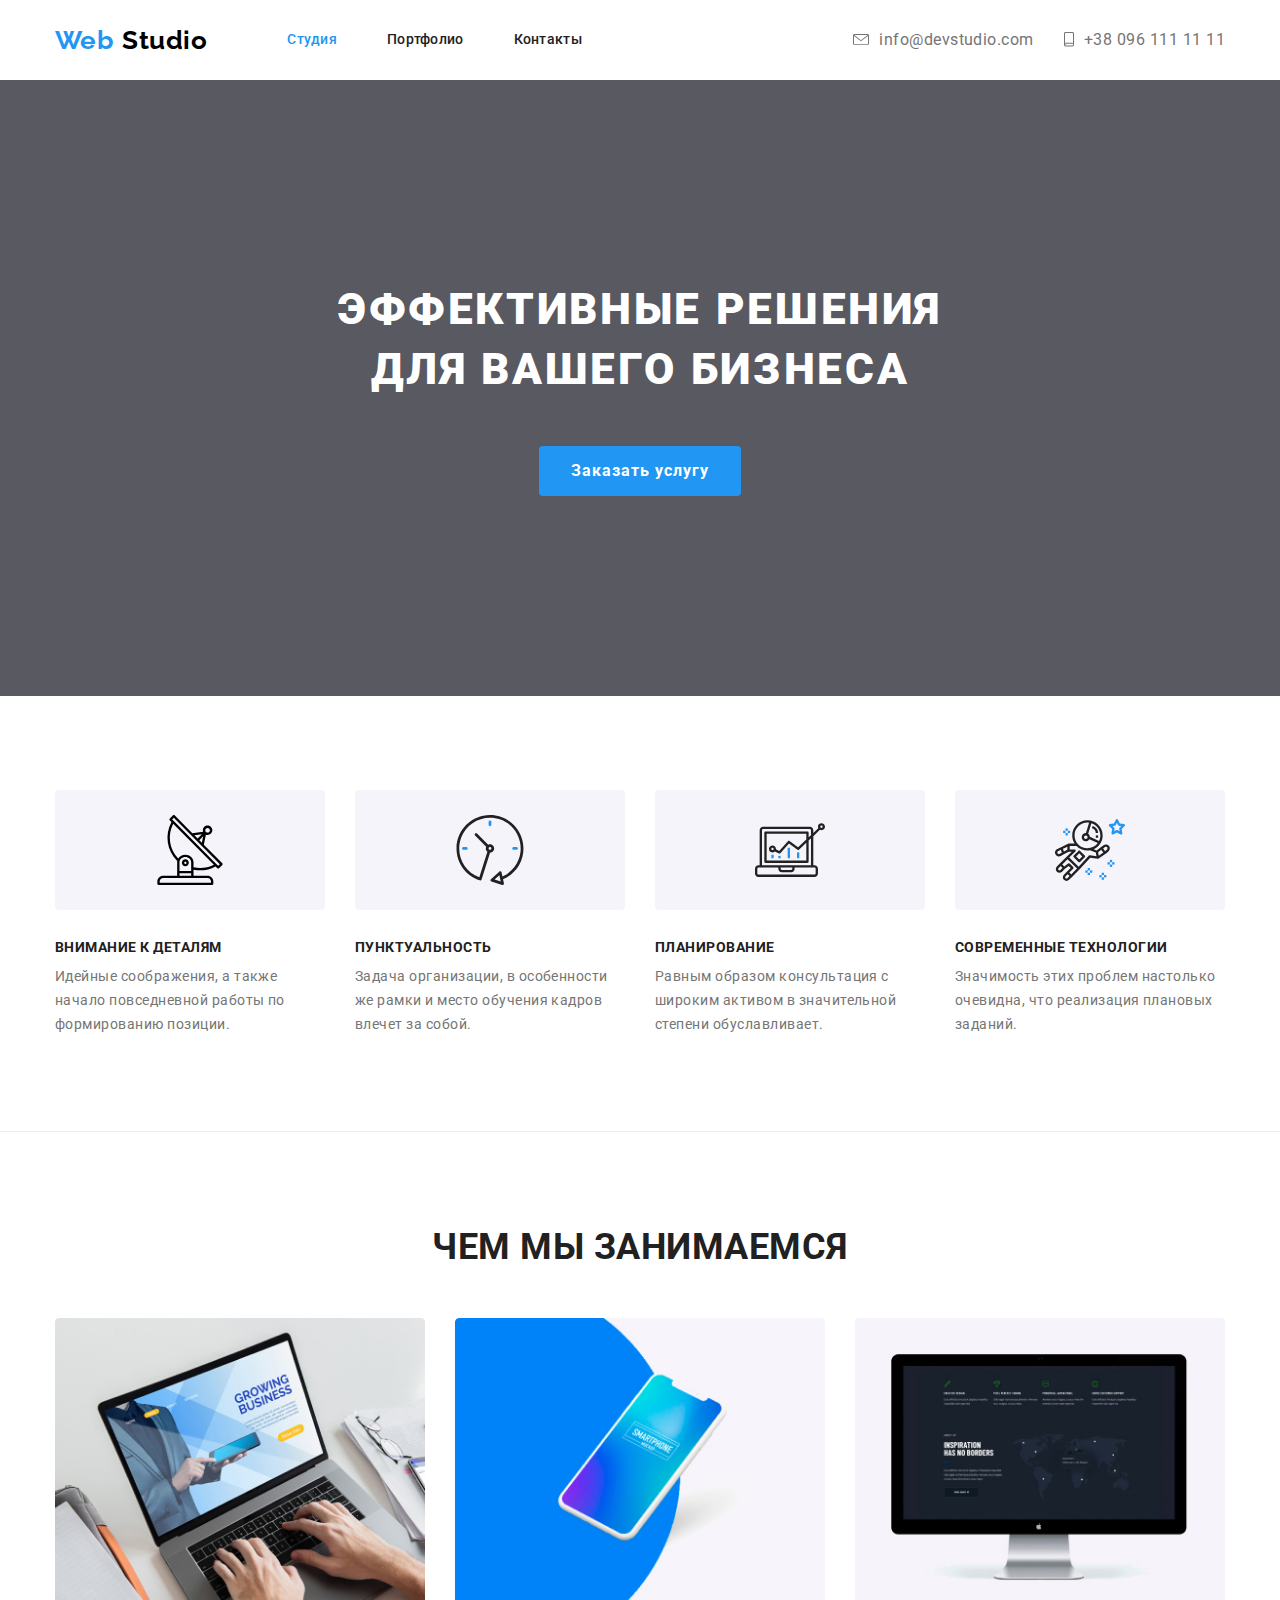
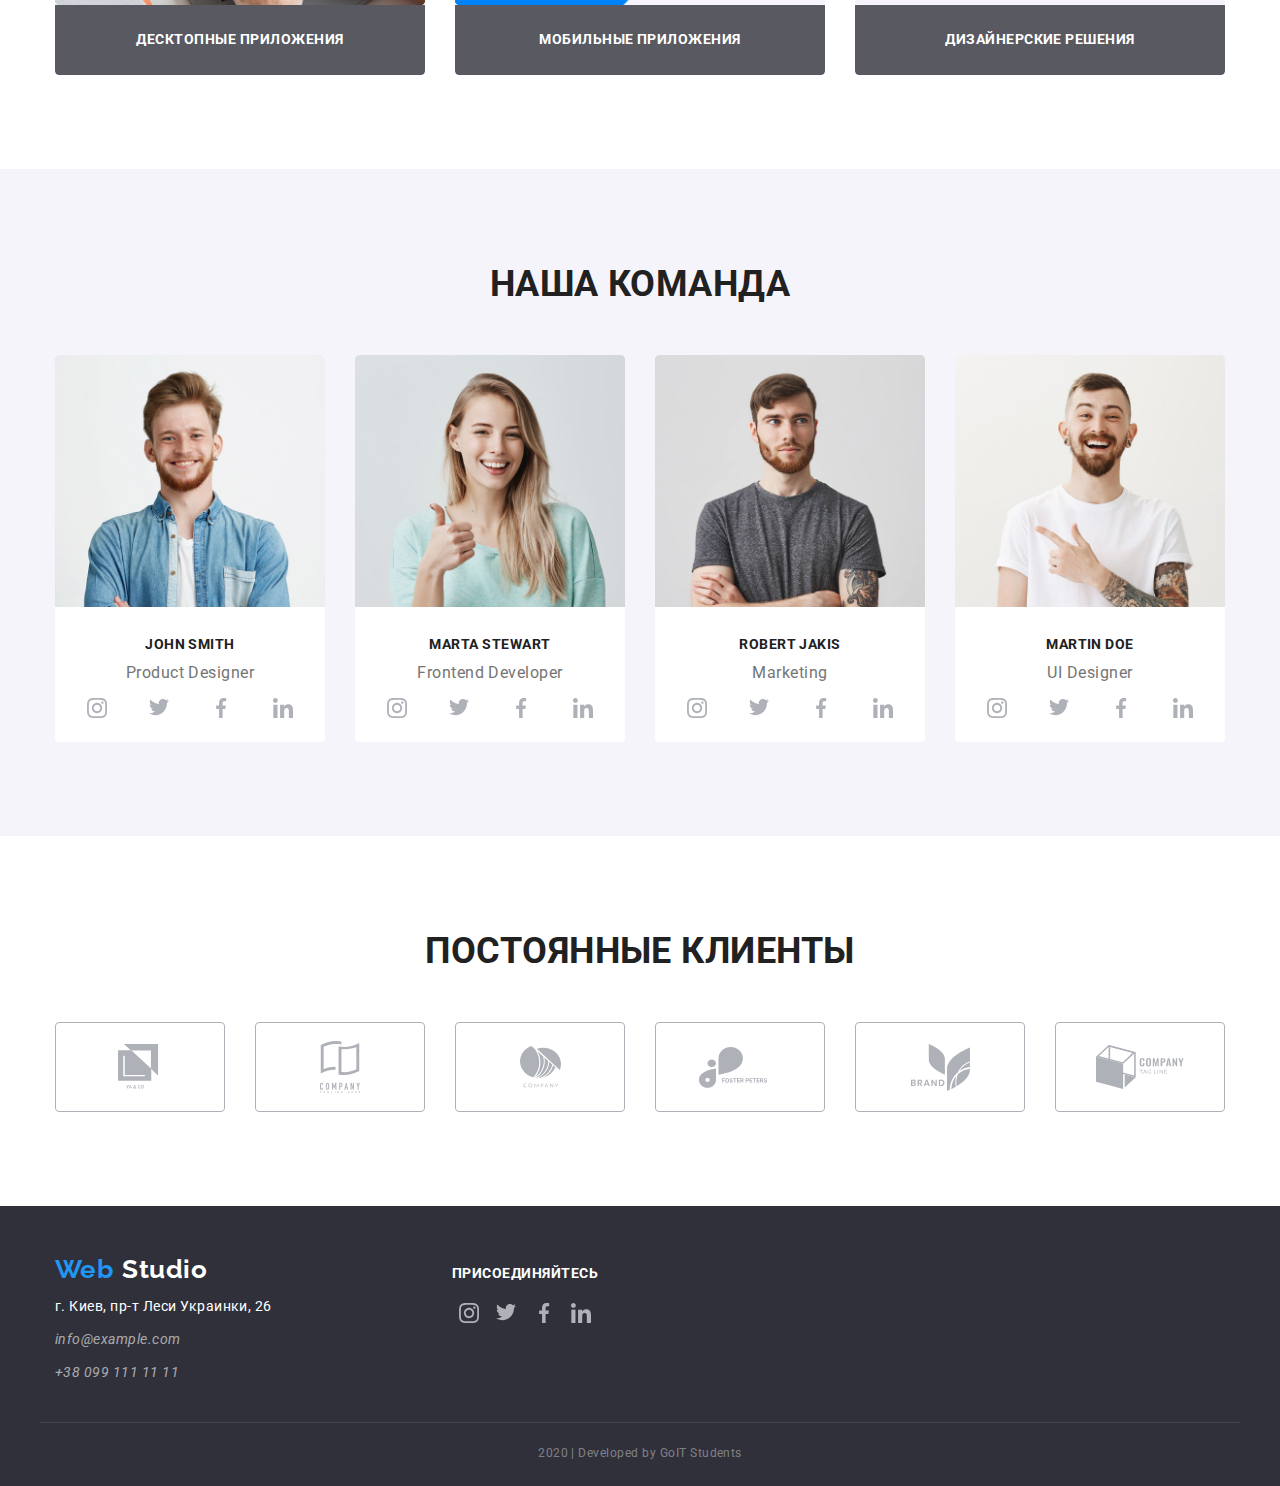
<file: index.html>
<!DOCTYPE html>
<html lang="ru">
  <head>
    <meta charset="UTF-8" />
    <meta name="viewport" content="width=device-width, initial-scale=1.0" />
    <title>Document</title>
    <link
      href="https://fonts.googleapis.com/css2?family=Raleway:wght@700&family=Roboto:wght@400;500;700&display=swap"
      rel="stylesheet"
    />

    <link
      rel="stylesheet"
      href="https://cdnjs.cloudflare.com/ajax/libs/modern-normalize/0.6.0/modern-normalize.min.css"
    />

    <link rel="stylesheet" href="./css/styles.css" />
  </head>
  <body>
    <header class="roof">
      <div class="container head">
        <nav class="head">
          <a href="" class="logo">
            <span class="logo-modification">Web </span>Studio
          </a>
          <ul class="site-nav list">
            <li class="item"><a href="" class="link current">Студия</a></li>
            <li class="item">
              <a href="./portfolio.html" class="link">Портфолио</a>
            </li>
            <li class="item"><a href="" class="link">Контакты</a></li>
          </ul>
        </nav>
        <ul class="contacts list">
          <li class="item">
            <img
              class="picture"
              src="./images/envelope.svg"
              alt="email"
              width="16"
              height="10"
            />
            <a href="mailto:info@devstudio.com" class="link"
              >info@devstudio.com</a
            >
          </li>
          <li class="item">
            <img
              class="picture"
              src="./images/smartphone.svg"
              alt="phone"
              width="10"
              height="14"
            />
            <a href="tel:+380961111111" class="link">+38 096 111 11 11</a>
          </li>
        </ul>
      </div>
    </header>

    <main>
      <div>
        <!--Герой-->
        <section class="hero">
          <h1 class="hero-title">
            эффективные решения <br />
            для вашего бизнеса
          </h1>
          <a href="" class="button">Заказать услугу</a>
        </section>
      </div>
      <!--Наши преимущества-->
      <section class="section advantages">
        <div class="container">
          <h2 class="section-title second visually-hidden">
            Наши преимущества
          </h2>
          <ul class="advantages-list list">
            <li class="advantages-item">
              <a href="" class="link">
                <img
                  class="picture"
                  src="./images/antenna.svg"
                  alt=""
                  width="70"
                  height="70"
                />
              </a>
              <h3 class="section-title advantages">Внимание к деталям</h3>
              <p class="section-paragraph">
                Идейные соображения, а также начало повседневной работы по
                формированию позиции.
              </p>
            </li>
            <li class="advantages-item">
              <a href="" class="link">
                <img
                  class="picture"
                  src="./images/clock.svg"
                  alt=""
                  width="70"
                  height="70"
                />
              </a>
              <h3 class="section-title advantages">Пунктуальность</h3>
              <p class="section-paragraph">
                Задача организации, в особенности же рамки и место обучения
                кадров влечет за собой.
              </p>
            </li>
            <li class="advantages-item">
              <a href="" class="link">
                <img
                  class="picture"
                  src="./images/diagram.svg"
                  alt=""
                  width="70"
                  height="70"
                />
              </a>
              <h3 class="section-title advantages">Планирование</h3>
              <p class="section-paragraph">
                Равным образом консультация с широким активом в значительной
                степени обуславливает.
              </p>
            </li>
            <li class="advantages-item">
              <a href="" class="link">
                <img
                  class="picture"
                  src="./images/astronaut.svg"
                  alt=""
                  width="70"
                  height="70"
                />
              </a>
              <h3 class="section-title advantages">Современные технологии</h3>
              <p class="section-paragraph">
                Значимость этих проблем настолько очевидна, что реализация
                плановых заданий.
              </p>
            </li>
          </ul>
        </div>
      </section>
      <!--Чем мы занимаемся-->
      <section class="section work">
        <div class="container">
          <h2 class="section-title second">
            Чем мы занимаемся
          </h2>
          <ul class="list work">
            <li class="item">
              <img
                class="picture"
                src="./images/desktop_applications.jpg"
                alt=""
                width="370"
                height="294"
              />
              <h3 class="section-title">Десктопные приложения</h3>
            </li>
            <li class="item">
              <img
                class="picture"
                src="./images/mobile_applications.jpg"
                alt=""
                width="370"
                height="294"
              />
              <h3 class="section-title">Мобильные приложения</h3>
            </li>
            <li class="item">
              <img
                class="picture"
                src="./images/design_solutions.jpg"
                alt=""
                width="370"
                height="294"
              />
              <h3 class="section-title">Дизайнерские решения</h3>
            </li>
          </ul>
        </div>
      </section>
      <!--Наша команда-->
      <section class="section team">
        <div class="container">
          <h2 class="section-title second">Наша команда</h2>
          <ul lang="en" class="team-list list">
            <li class="team-list-item">
              <img
                class="picture"
                src="./images/john_smith.jpg"
                alt="John Smith"
                width="270"
                height="260"
              />
              <h3 class="section-title">John Smith</h3>
              <p class="section-paragraph team">Product Designer</p>

              <ul class="networks list">
                <li class="item">
                  <a href="" class="link" aria-label="Instagram">
                    <img
                      src="./images/instagram.svg"
                      alt="instagram"
                      width="20"
                      height="20"
                    />
                  </a>
                </li>
                <li class="item">
                  <a href="" class="link" aria-label="Twiteer">
                    <img
                      src="./images/twiteer.svg"
                      alt="twiteer"
                      width="20"
                      height="20"
                    />
                  </a>
                </li>
                <li class="item">
                  <a href="" class="link" aria-label="Facebook">
                    <img
                      src="./images/facebook.svg"
                      alt="facebook"
                      width="20"
                      height="20"
                    />
                  </a>
                </li>
                <li class="item">
                  <a href="" class="link" aria-label="LinkedIn">
                    <img
                      src="./images/linkedin.svg"
                      alt="linkedin"
                      width="20"
                      height="20"
                    />
                  </a>
                </li>
              </ul>
            </li>
            <li class="team-list-item">
              <img
                class="picture"
                src="./images/marta_stewart.jpg"
                alt="Marta Stewart"
                width="270"
                height="260"
              />
              <h3 class="section-title">Marta Stewart</h3>
              <p class="section-paragraph team">Frontend Developer</p>

              <ul class="networks list">
                <li class="item">
                  <a href="" class="link" aria-label="Instagram">
                    <img
                      src="./images/instagram.svg"
                      alt="instagram"
                      width="20"
                      height="20"
                    />
                  </a>
                </li>
                <li class="item">
                  <a href="" class="link" aria-label="Twiteer">
                    <img
                      src="./images/twiteer.svg"
                      alt="twiteer"
                      width="20"
                      height="20"
                    />
                  </a>
                </li>
                <li class="item">
                  <a href="" class="link" aria-label="Facebook">
                    <img
                      src="./images/facebook.svg"
                      alt="facebook"
                      width="20"
                      height="20"
                    />
                  </a>
                </li>
                <li class="item">
                  <a href="" class="link" aria-label="LinkedIn">
                    <img
                      src="./images/linkedin.svg"
                      alt="linkedin"
                      width="20"
                      height="20"
                    />
                  </a>
                </li>
              </ul>
            </li>

            <li class="team-list-item">
              <img
                class="picture"
                src="./images/robert_jakis.jpg"
                alt="Robert Jakis"
                width="270"
                height="260"
              />
              <h3 class="section-title">Robert Jakis</h3>
              <p class="section-paragraph team">Marketing</p>

              <ul class="networks list">
                <li class="item">
                  <a href="" class="link" aria-label="Instagram">
                    <img
                      src="./images/instagram.svg"
                      alt="instagram"
                      width="20"
                      height="20"
                    />
                  </a>
                </li>
                <li class="item">
                  <a href="" class="link" aria-label="Twiteer">
                    <img
                      src="./images/twiteer.svg"
                      alt="twiteer"
                      width="20"
                      height="20"
                    />
                  </a>
                </li>
                <li class="item">
                  <a href="" class="link" aria-label="Facebook">
                    <img
                      src="./images/facebook.svg"
                      alt="facebook"
                      width="20"
                      height="20"
                    />
                  </a>
                </li>
                <li class="item">
                  <a href="" class="link" aria-label="LinkedIn">
                    <img
                      src="./images/linkedin.svg"
                      alt="linkedin"
                      width="20"
                      height="20"
                    />
                  </a>
                </li>
              </ul>
            </li>
            <li class="team-list-item">
              <img
                class="picture"
                src="./images/martin_doe.jpg"
                alt="Martin Doe"
                width="270"
                height="260"
              />
              <h3 class="section-title">Martin Doe</h3>
              <p class="section-paragraph team">UI Designer</p>

              <ul class="networks list">
                <li class="item">
                  <a href="" class="link" aria-label="Instagram">
                    <img
                      src="./images/instagram.svg"
                      alt="instagram"
                      width="20"
                      height="20"
                    />
                  </a>
                </li>
                <li class="item">
                  <a href="" class="link" aria-label="Twiteer">
                    <img
                      src="./images/twiteer.svg"
                      alt="twiteer"
                      width="20"
                      height="20"
                    />
                  </a>
                </li>
                <li class="item">
                  <a href="" class="link" aria-label="Facebook">
                    <img
                      src="./images/facebook.svg"
                      alt="facebook"
                      width="20"
                      height="20"
                    />
                  </a>
                </li>
                <li class="item">
                  <a href="" class="link" aria-label="LinkedIn">
                    <img
                      src="./images/linkedin.svg"
                      alt="linkedin"
                      width="20"
                      height="20"
                    />
                  </a>
                </li>
              </ul>
            </li>
          </ul>
        </div>
      </section>
      <!--Постоянные клиенты-->
      <section class="section customers">
        <div class="container">
          <h2 class="section-title second">Постоянные клиенты</h2>
          <ul lang="en" class="customers-list list">
            <li class="item">
              <a href="" class="link" aria-label="YA & CO">
                <img src="./images/logo_1.svg" alt="" width="44" height="47" />
              </a>
            </li>
            <li class="item">
              <a href="" class="link" aria-label="COMPANY TAGLINE HERE">
                <img src="./images/logo_2.svg" alt="" width="40" height="52" />
              </a>
            </li>
            <li class="item">
              <a href="" class="link" aria-label="COMPANY">
                <img src="./images/logo_3.svg" alt="" width="41" height="41" />
              </a>
            </li>
            <li class="item">
              <a href="" class="link" aria-label="FOSTER PETERS">
                <img src="./images/logo_4.svg" alt="" width="82" height="40" />
              </a>
            </li>
            <li class="item">
              <a href="" class="link" aria-label="BRAND">
                <img src="./images/logo_5.svg" alt="" width="59" height="47" />
              </a>
            </li>
            <li class="item">
              <a href="" class="link" aria-label="COMPANY TAG LINE">
                <img src="./images/logo_6.svg" alt="" width="88" height="44" />
              </a>
            </li>
          </ul>
        </div>
      </section>
    </main>

    <footer class="basement">
      <div class="container foot">
        <div class="basement-section">
          <a href="" class="logo">
            <span class="logo-modification">Web</span>
            <span class="logo-modification-foot">Studio</span>
          </a>
          <address class="address">
            <p class="direction list">г. Киев, пр-т Леси Украинки, 26</p>

            <a href="mailto:info@example.com" class="basement-link"
              >info@example.com</a
            >

            <a href="tel:+380991111111" class="basement-link"
              >+38 099 111 11 11</a
            >
          </address>
        </div>

        <div class="join-section">
          <b class="join">присоединяйтесь</b>
          <ul lang="en" class="networks list">
            <li class="item">
              <a href="" class="link" aria-label="Instagram">
                <img
                  src="./images/instagram.svg"
                  alt="instagram"
                  width="20"
                  height="20"
                />
              </a>
            </li>
            <li class="item">
              <a href="" class="link" aria-label="Twiteer">
                <img
                  src="./images/twiteer.svg"
                  alt="twiteer"
                  width="20"
                  height="20"
                />
              </a>
            </li>
            <li class="item">
              <a href="" class="link" aria-label="Facebook">
                <img
                  src="./images/facebook.svg"
                  alt="facebook"
                  width="20"
                  height="20"
                />
              </a>
            </li>
            <li class="item">
              <a href="" class="link" aria-label="LinkedIn">
                <img
                  src="./images/linkedin.svg"
                  alt="linkedin"
                  width="20"
                  height="20"
                />
              </a>
            </li>
          </ul>
        </div>
      </div>
      <p lang="en" class="copyright">2020 | Developed by GoIT Students</p>
    </footer>
  </body>
</html>
</file>
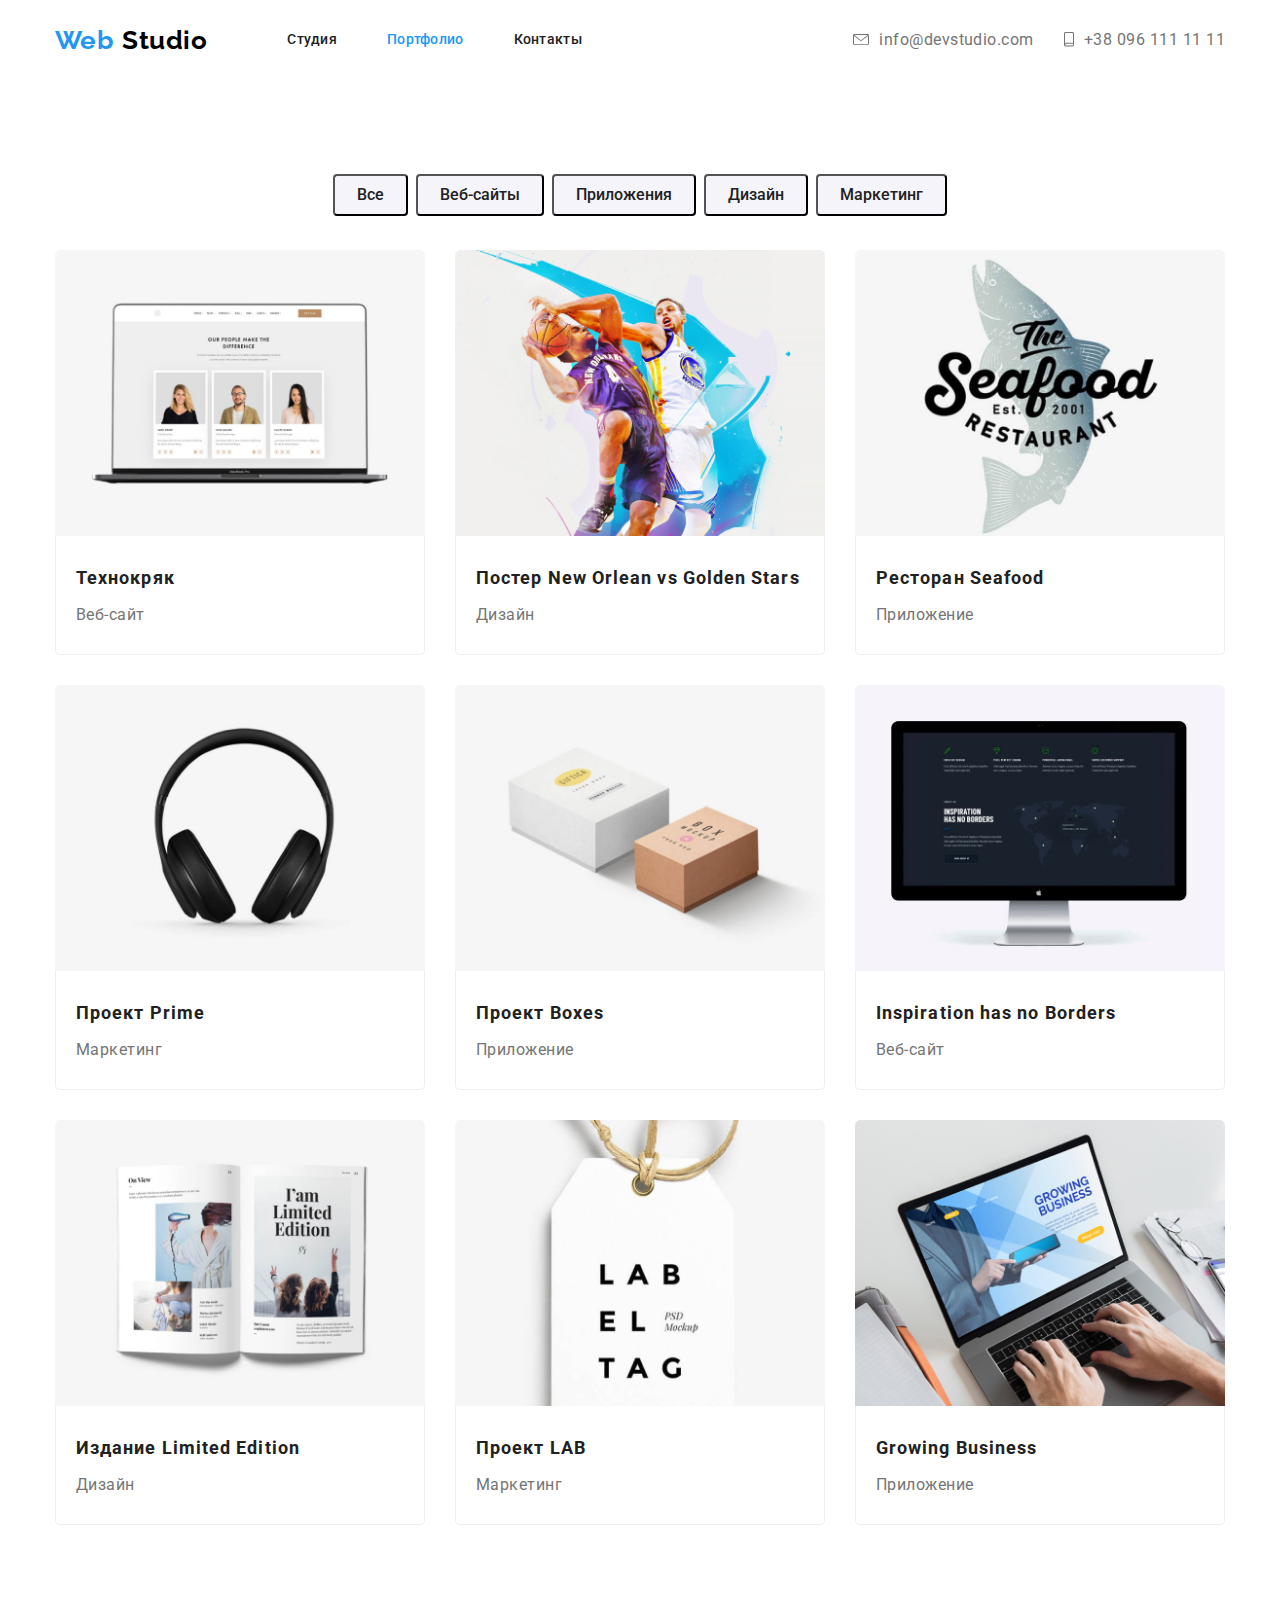
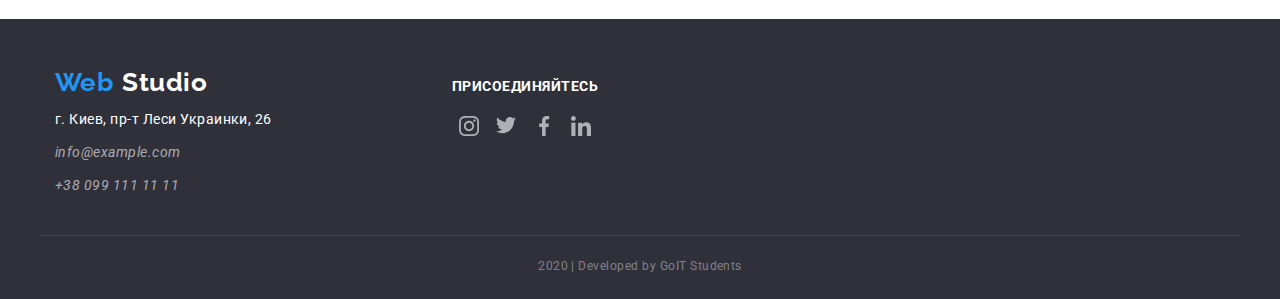
<file: portfolio.html>
<!DOCTYPE html>
<html lang="ru">
  <head>
    <meta charset="UTF-8" />
    <meta name="viewport" content="width=device-width, initial-scale=1.0" />
    <title>Document</title>
    <link
      href="https://fonts.googleapis.com/css2?family=Raleway:wght@700&family=Roboto:wght@400;500;700&display=swap"
      rel="stylesheet"
    />

    <link
      rel="stylesheet"
      href="https://cdnjs.cloudflare.com/ajax/libs/modern-normalize/0.6.0/modern-normalize.min.css"
    />

    <link rel="stylesheet" href="./css/styles.css" />
  </head>

  <body>
    <header class="roof">
      <div class="container head">
        <nav class="head">
          <a href="" class="logo">
            <span class="logo-modification">Web </span>Studio
          </a>
          <ul class="site-nav list">
            <li class="item"><a href="./index.html" class="link">Студия</a></li>
            <li class="item">
              <a href="./portfolio.html" class="link current">Портфолио</a>
            </li>
            <li class="item"><a href="" class="link">Контакты</a></li>
          </ul>
        </nav>
        <ul class="contacts list">
          <li class="item">
            <img
              class="picture"
              src="./images/envelope.svg"
              alt="email"
              width="16"
              height="10"
            />
            <a href="mailto:info@devstudio.com" class="link"
              >info@devstudio.com</a
            >
          </li>
          <li class="item">
            <img
              class="picture"
              src="./images/smartphone.svg"
              alt="phone"
              width="10"
              height="14"
            />
            <a href="tel:+380961111111" class="link">+38 096 111 11 11</a>
          </li>
        </ul>
      </div>
    </header>

    <main>
      <!--Наши работы-->
      <section class="portfolio">
        <div class="container">
          <h1 class="portfolio-title visually-hidden">наши работы</h1>
          <ul class="button-list list">
            <li class="item">
              <button type="button" class="portfolio-button">Все</button>
            </li>
            <li class="item">
              <button type="button" class="portfolio-button">Веб-сайты</button>
            </li>
            <li class="item">
              <button type="button" class="portfolio-button">Приложения</button>
            </li>
            <li class="item">
              <button type="button" class="portfolio-button">Дизайн</button>
            </li>
            <li class="item">
              <button type="button" class="portfolio-button">Маркетинг</button>
            </li>
          </ul>

          <ul class="portfolio-list list">
            <li class="portfolio-element">
              <a href="" class="example">
                <img
                  class="picture"
                  src="./images/Portfolio/img_1.jpg"
                  alt=""
                  width="370"
                  height="294"
                />

                <div class="content">
                  <h2 class="title">Технокряк</h2>
                  <p class="text">Веб-сайт</p>
                  <!--<p class="description">
                      Технокряк это современная площадка распространения
                      коронавируса. Компании используют эту платформу для цифрового
                      шпионажа и атак на защищённые сервера конкурентов.
                      </p>-->
                </div>
              </a>
            </li>
            <li class="portfolio-element">
              <a href="" class="example">
                <img
                  class="picture"
                  src="./images/Portfolio/img_2.jpg"
                  alt=""
                  width="370"
                  height="294"
                />

                <div class="content">
                  <h2 class="title">Постер New Orlean vs Golden Stars</h2>
                  <p class="text">Дизайн</p>
                  <!--<p class="description">
                                                    Lorem ipsum, dolor sit amet consectetur adipisicing elit.
                                                    Sapiente nostrum, molestiae modi unde maxime nihil nemo
                                                    consectetur nam accusantium, veniam iste dolorem perspiciatis,
                                                    saepe eligendi error mollitia exercitationem? Officia,
                                                    explicabo?
                                  </p>-->
                </div>
              </a>
            </li>
            <li class="portfolio-element">
              <a href="" class="example">
                <img
                  class="picture"
                  src="./images/Portfolio/img_3.jpg"
                  alt=""
                  width="370"
                  height="294"
                />
                <div class="content">
                  <h2 class="title">Ресторан Seafood</h2>
                  <p class="text">Приложение</p>
                  <!--<p class="description">
                                    Lorem ipsum, dolor sit amet consectetur adipisicing elit.
                                    Sapiente nostrum, molestiae modi unde maxime nihil nemo
                                    consectetur nam accusantium, veniam iste dolorem perspiciatis,
                                    saepe eligendi error mollitia exercitationem? Officia,
                                    explicabo?
                                  </p>-->
                </div>
              </a>
            </li>
            <li class="portfolio-element">
              <a href="" class="example">
                <img
                  class="picture"
                  src="./images/Portfolio/img_4.jpg"
                  alt=""
                  width="370"
                  height="294"
                />
                <div class="content">
                  <h2 class="title">Проект Prime</h2>
                  <p class="text">Маркетинг</p>
                  <!--<p class="description">
                                    Lorem ipsum, dolor sit amet consectetur adipisicing elit.
                                    Sapiente nostrum, molestiae modi unde maxime nihil nemo
                                    consectetur nam accusantium, veniam iste dolorem perspiciatis,
                                    saepe eligendi error mollitia exercitationem? Officia,
                                    explicabo?
                                  </p>-->
                </div>
              </a>
            </li>
            <li class="portfolio-element">
              <a href="" class="example">
                <img
                  class="picture"
                  src="./images/Portfolio/img_5.jpg"
                  alt=""
                  width="370"
                  height="294"
                />
                <div class="content">
                  <h2 class="title">Проект Boxes</h2>
                  <p class="text">Приложение</p>
                  <!--<p class="description">
                                    Lorem ipsum, dolor sit amet consectetur adipisicing elit.
                                    Sapiente nostrum, molestiae modi unde maxime nihil nemo
                                    consectetur nam accusantium, veniam iste dolorem perspiciatis,
                                    saepe eligendi error mollitia exercitationem? Officia,
                                    explicabo?
                                  </p>-->
                </div>
              </a>
            </li>
            <li class="portfolio-element">
              <a href="" class="example">
                <img
                  class="picture"
                  src="./images/Portfolio/img_6.jpg"
                  alt=""
                  width="370"
                  height="294"
                />
                <div class="content">
                  <h2 class="title">Inspiration has no Borders</h2>
                  <p class="text">Веб-сайт</p>
                  <!--<p class="description">
                                    Lorem ipsum, dolor sit amet consectetur adipisicing elit.
                                    Sapiente nostrum, molestiae modi unde maxime nihil nemo
                                    consectetur nam accusantium, veniam iste dolorem perspiciatis,
                                    saepe eligendi error mollitia exercitationem? Officia,
                                    explicabo?
                                  </p>-->
                </div>
              </a>
            </li>
            <li class="portfolio-element">
              <a href="" class="example">
                <img
                  class="picture"
                  src="./images/Portfolio/img_7.jpg"
                  alt=""
                  width="370"
                  height="294"
                />
                <div class="content">
                  <h2 class="title">Издание Limited Edition</h2>
                  <p class="text">Дизайн</p>
                  <!--<p class="description">
                                    Lorem ipsum, dolor sit amet consectetur adipisicing elit.
                                    Sapiente nostrum, molestiae modi unde maxime nihil nemo
                                    consectetur nam accusantium, veniam iste dolorem perspiciatis,
                                    saepe eligendi error mollitia exercitationem? Officia,
                                    explicabo?
                                  </p>-->
                </div>
              </a>
            </li>
            <li class="portfolio-element">
              <a href="" class="example">
                <img
                  class="picture"
                  src="./images/Portfolio/img_8.jpg"
                  alt=""
                  width="370"
                  height="294"
                />
                <div class="content">
                  <h2 class="title">Проект LAB</h2>
                  <p class="text">Маркетинг</p>
                  <!--<p class="description">
                                    Lorem ipsum, dolor sit amet consectetur adipisicing elit.
                                    Sapiente nostrum, molestiae modi unde maxime nihil nemo
                                    consectetur nam accusantium, veniam iste dolorem perspiciatis,
                                    saepe eligendi error mollitia exercitationem? Officia,
                                    explicabo?
                                  </p>-->
                </div>
              </a>
            </li>
            <li class="portfolio-element">
              <a href="" class="example">
                <img
                  class="picture"
                  src="./images/Portfolio/img_9.jpg"
                  alt=""
                  width="370"
                  height="294"
                />
                <div class="content">
                  <h2 class="title">Growing Business</h2>
                  <p class="text">Приложение</p>
                  <!--<p class="description">
                                    Lorem ipsum, dolor sit amet consectetur adipisicing elit.
                                    Sapiente nostrum, molestiae modi unde maxime nihil nemo
                                    consectetur nam accusantium, veniam iste dolorem perspiciatis,
                                    saepe eligendi error mollitia exercitationem? Officia,
                                    explicabo?
                                  </p>-->
                </div>
              </a>
            </li>
          </ul>
        </div>
      </section>
    </main>

    <footer class="basement">
      <div class="container foot">
        <div class="basement-section">
          <a href="" class="logo">
            <span class="logo-modification">Web</span>
            <span class="logo-modification-foot">Studio</span>
          </a>
          <address class="address">
            <p class="direction list">г. Киев, пр-т Леси Украинки, 26</p>

            <a href="mailto:info@example.com" class="basement-link"
              >info@example.com</a
            >

            <a href="tel:+380991111111" class="basement-link"
              >+38 099 111 11 11</a
            >
          </address>
        </div>

        <div class="join-section">
          <b class="join">присоединяйтесь</b>
          <ul lang="en" class="networks list">
            <li class="item">
              <a href="" class="link" aria-label="Instagram">
                <img
                  src="./images/instagram.svg"
                  alt="instagram"
                  width="20"
                  height="20"
                />
              </a>
            </li>
            <li class="item">
              <a href="" class="link" aria-label="Twiteer">
                <img
                  src="./images/twiteer.svg"
                  alt="twiteer"
                  width="20"
                  height="20"
                />
              </a>
            </li>
            <li class="item">
              <a href="" class="link" aria-label="Facebook">
                <img
                  src="./images/facebook.svg"
                  alt="facebook"
                  width="20"
                  height="20"
                />
              </a>
            </li>
            <li class="item">
              <a href="" class="link" aria-label="LinkedIn">
                <img
                  src="./images/linkedin.svg"
                  alt="linkedin"
                  width="20"
                  height="20"
                />
              </a>
            </li>
          </ul>
        </div>
      </div>
      <p lang="en" class="copyright">2020 | Developed by GoIT Students</p>
    </footer>
  </body>
</html>
</file>
<file: css/styles.css>
/*колір основого тексту #212121*/
/*колір вторинного кольору #757575*/
/*акцент #2196F3*/
/*білий колір тексту #FFFFFF*/
/*чорний колір тексту #000000*/
/*синій колір тексту #2196F3*/
/*колір тексту контактів rgba(255, 255, 255, 0.6)*/
/*колір фону шапки #FFFFFF*/
/*колір основного фону #E5E5E5*/
/*колір вторинного кольору #F5F4FA*/
/*колір підвалу #2F303A*/

:root {
  --accent-color: #2196f3;
  --primary-text-color: #212121;
  --secondary-text-color: #757575;
  --primary-bg-color: #e5e5e5;
  --secondary-bg-color: #f5f4fa;
  --hero-bg-color: rgba(47, 48, 58, 0.8);
  --header-bg-color: #ffffff;
  --footer-bg-color: #2f303a;
}

/* Стилі для index.html*/

body {
  /*margin: 0;*/
  font-family: Roboto, sans-serif;
  letter-spacing: 0.03em;
}

.list {
  list-style: none;
  margin: 0;
  padding: 0;
}

img {
  display: block;
  max-width: 100%;
  height: auto;
}

.visually-hidden {
  position: absolute;
  width: 1px;
  height: 1px;
  margin: -1px;
  border: 0;
  padding: 0;
  clip: rect(0 0 0 0);
  overflow: hidden;
}

/* Header*/

.roof {
  background-color: var(--header-bg-color);
}

.head {
  display: flex;
  align-items: center;
}

.container {
  width: 1200px;
  padding-left: 15px;
  padding-right: 15px;
  /*padding-top: 94px;
  padding-bottom: 94px;*/
  margin: 0 auto;
  /*outline: 2px solid tomato;*/
}

.container.head {
  padding-top: 0em;
  padding-bottom: 0;
}

.logo {
  display: flex;
  color: #000000;
  font-family: Raleway, sans-serif;
  font-weight: 700;
  font-size: 26px;
  line-height: 1.19;

  text-decoration: none;
}

.logo-modification {
  margin-right: 9px;
  color: var(--accent-color);
}

.site-nav {
  display: flex;
  margin-left: 80px;
}

.site-nav .item {
  /*outline: 1px solid tomato;*/
  margin-right: 50px;
}

.site-nav .item:last-child {
  margin-right: 0;
}

.site-nav .link {
  display: block;
  padding-top: 32px;
  padding-bottom: 32px;

  color: var(--primary-text-color);
  font-weight: 500;
  font-size: 14px;
  line-height: 1.14;
  letter-spacing: 0.02em;

  text-decoration: none;
}

.site-nav .link:hover,
.site-nav .link:focus {
  color: var(--accent-color);
}

.site-nav .link.current {
  color: var(--accent-color);
}

.contacts {
  display: flex;
  margin-left: auto;
}

.contacts .item + .item {
  margin-left: 30px;
}

.contacts .link:hover,
.contacts .link:focus {
  color: var(--accent-color);
}

.contacts .link {
  text-decoration: none;
  color: var(--secondary-text-color);
}

.contacts .item {
  display: flex;
  align-items: center;
}

.contacts .picture {
  margin-right: 10px;
}

/*Hero*/

.hero {
  background-color: var(--hero-bg-color);
  text-align: center;
  padding-top: 200px;
  padding-bottom: 200px;
}

.hero-title {
  margin-top: 0;
  margin-bottom: 46px;

  color: #ffffff;

  font-weight: 900;
  font-size: 44px;
  line-height: 1.36;
  letter-spacing: 0.06em;
  text-transform: uppercase;

  /*outline: 2px solid tomato;*/
}

/*Section*/

.section.advantages {
  padding-top: 94px;
  padding-bottom: 94px;
  border-bottom: 1px solid #ececec;
}

.advantages-list {
  display: flex;
}

.advantages-list .advantages-item {
  width: 270px;
}

.advantages-list .advantages-item + .advantages-item {
  margin-left: 30px;
}

.advantages-list .item {
  width: 278px;
}

.advantages-item .link {
  padding: 25px 100px;
  margin-bottom: 30px;

  background: var(--secondary-bg-color);
  border-radius: 4px;
}

.section-title {
  margin-top: 0;
  margin-bottom: 0;
  text-align: center;

  color: var(--primary-text-color);

  font-weight: 700;
  font-size: 14px;
  line-height: 1.14;
  text-transform: uppercase;
}

.section-title.second {
  margin-top: 0;
  margin-bottom: 50px;
  color: var(--primary-text-color);

  font-weight: 700;
  font-size: 36px;
  line-height: 1.17;
  text-align: center;
}

.section-title.advantages {
  margin-bottom: 10px;
  text-align: left;
}

.section.work {
  padding-top: 94px;
  padding-bottom: 94px;
}

.list.work .section-title {
  color: #ffffff;
  background: rgba(47, 48, 58, 0.8);
  border-radius: 0px 0px 4px 4px;
  padding-top: 27px;
  padding-bottom: 27px;
  /*max-height: 70px;*/
}

.work {
  display: flex;
}

.work .item {
  width: 370px;
  border-radius: 4px;
  overflow: hidden;
}

.work .item + .item {
  margin-left: 30px;
}

.section.team {
  padding-top: 94px;
  padding-bottom: 94px;
  background-color: var(--secondary-bg-color);
}

.team-list {
  display: flex;
}

.team-list-item {
  background-color: #ffffff;
  width: 270px;
  padding-bottom: 24px;
  border-radius: 4px;
  overflow: hidden;
}

.team-list .team-list-item + .team-list-item {
  margin-left: 30px;
}

.section-title.team {
  font-weight: 500;
  font-size: 16px;
  line-height: 1.19;
}

.team-list-item .section-title {
  margin-bottom: 10px;
}

.team-list-item .picture {
  margin-bottom: 30px;
}

.section-paragraph {
  margin-top: 0;
  margin-bottom: 0;
  color: var(--secondary-text-color);
  font-size: 14px;
  line-height: 1.71;
}

.section-paragraph.team {
  font-size: 16px;
  line-height: 1.19;
  text-align: center;
  margin-bottom: 16px;
}

.networks {
  display: flex;
  justify-content: space-evenly;
  /*margin-bottom: 24px;*/
}

.networks .item + .item {
  margin-left: 10px;
}

.link {
  display: block;
}

.section .link:hover,
.section .link:focus {
  background-color: var(--accent-color);
}

.section.customers {
  padding-top: 94px;
  padding-bottom: 94px;
}

.customers-list {
  display: flex;
  justify-content: center;
  align-items: center;
}

.customers-list .item {
  width: 170px;
  min-height: 90px;
  display: flex;
  justify-content: center;
  align-items: center;
  border-radius: 4px;
  border: 1px solid #afb1b8;
}

.customers-list .item + .item {
  margin-left: 30px;
}

/*Footer*/

.basement {
  background-color: var(--footer-bg-color);
}

.basement-section .logo {
  margin-bottom: 10px;
}

.address {
  display: flex;
  flex-direction: column;
}
.container.foot {
  align-items: baseline;
  border-bottom: 1px solid rgba(255, 255, 255, 0.1);
}

.logo-modification-foot {
  color: #ffffff;
}

.basement-link {
  color: rgba(255, 255, 255, 0.6);
  font-size: 14px;
  line-height: 1.71;
}

.direction {
  margin-bottom: 9px;
  color: #ffffff;
  font-size: 14px;
  line-height: 1.71;
  font-style: normal;
}

.basement .link:hover,
.basement .link:focus {
  background-color: var(--accent-color);
}

.basement .basement-link:hover {
  color: var(--accent-color);
}

.basement-link {
  margin-bottom: 9px;
  text-decoration: none;
}

.join {
  color: #ffffff;

  font-weight: 700;
  font-size: 14px;
  line-height: 1.14;
  text-transform: uppercase;
}

.copyright {
  margin-top: 0;
  margin-bottom: 0;
  padding-top: 18px;
  padding-bottom: 21px;
  color: rgba(255, 255, 255, 0.4);
  font-size: 12px;
  line-height: 2;

  text-align: center;
}

/* Button*/

.button {
  display: inline-block;
  min-width: 200px;
  /*border: 1px solid transparent;*/

  color: #ffffff;
  background-color: var(--accent-color);

  font-family: inherit;
  font-weight: 700;
  font-size: 16px;
  line-height: 1.87;
  letter-spacing: 0.06em;

  text-align: center;

  padding: 10px 32px;
  border-radius: 4px;

  text-decoration: none;
}

.button:hover,
.button:focus {
  background-color: var(--accent-color);
}

.container.foot {
  padding-top: 0;
  padding-bottom: 0;
}

.basement-section {
  /*display: block;*/
  padding-top: 48px;
  padding-bottom: 28px;
}

.join-section {
  display: block;
  margin-left: 180px;
}

.foot {
  display: flex;
}

.join {
  display: block;
  /*margin-top: 56px;*/
  margin-bottom: 21px;
}

/* Стилі для portfolio.html*/

.portfolio {
  padding-top: 94px;
  padding-bottom: 94px;
}

.portfolio-button {
  border-radius: 4px;
  padding: 6px 22px;

  background: #f5f4fa;

  color: #212121;

  font-weight: 500;
  font-size: 16px;
  line-height: 1.62;
}

.portfolio-title {
  margin-top: 0;
  margin-bottom: 50px;
  text-align: center;
}

.portfolio-button:hover {
  color: #ffffff;
  background-color: var(--accent-color);
}

.portfolio-list {
  display: flex;
  flex-wrap: wrap;
}

.portfolio-element {
  display: flex;
  width: 370px;
  margin-right: 30px;
  margin-bottom: 30px;
}

.portfolio-element:nth-child(3n) {
  margin-right: 0;
}

.portfolio-element:nth-last-child(-n + 3) {
  margin-bottom: 0;
}

.portfolio .title {
  color: #212121;
  font-weight: 700;
  font-size: 18px;
  line-height: 2;
  letter-spacing: 0.06em;
}

.portfolio .text {
  color: #757575;

  font-size: 16px;
  line-height: 1.87;
}

.portfolio .description {
  font-size: 18px;
  line-height: 1.55;
}

.text {
  margin-top: 0;
  margin-bottom: 0;
  /*margin-top: 4px;*/
  /*margin-bottom: 20px;*/
}

.title {
  margin-top: 0;
  margin-bottom: 4px;
}

.description {
  margin-top: 0;
  margin-bottom: 0;
}

.example {
  text-decoration: none;
  border-top-left-radius: 5px;
  border-top-right-radius: 5px;
  overflow: hidden;
}

.portfolio-list .example:hover,
.portfolio-list .example:focus {
  background-color: var(--accent-color);
}

.button-list {
  display: flex;
  margin-bottom: 34px;
  justify-content: center;
}

.button-list .item + .item {
  margin-left: 8px;
}

.portfolio-element .content {
  padding: 24px 20px;
  background: #ffffff;
  border-left: 1px solid #eeeeee;
  border-right: 1px solid #eeeeee;
  border-bottom: 1px solid #eeeeee;
  border-bottom-left-radius: 5px;
  border-bottom-right-radius: 5px;
}

/*.portfolio-element .picture {
  display: block;
  max-width: 100%;
  height: auto;
}*/
</file>
